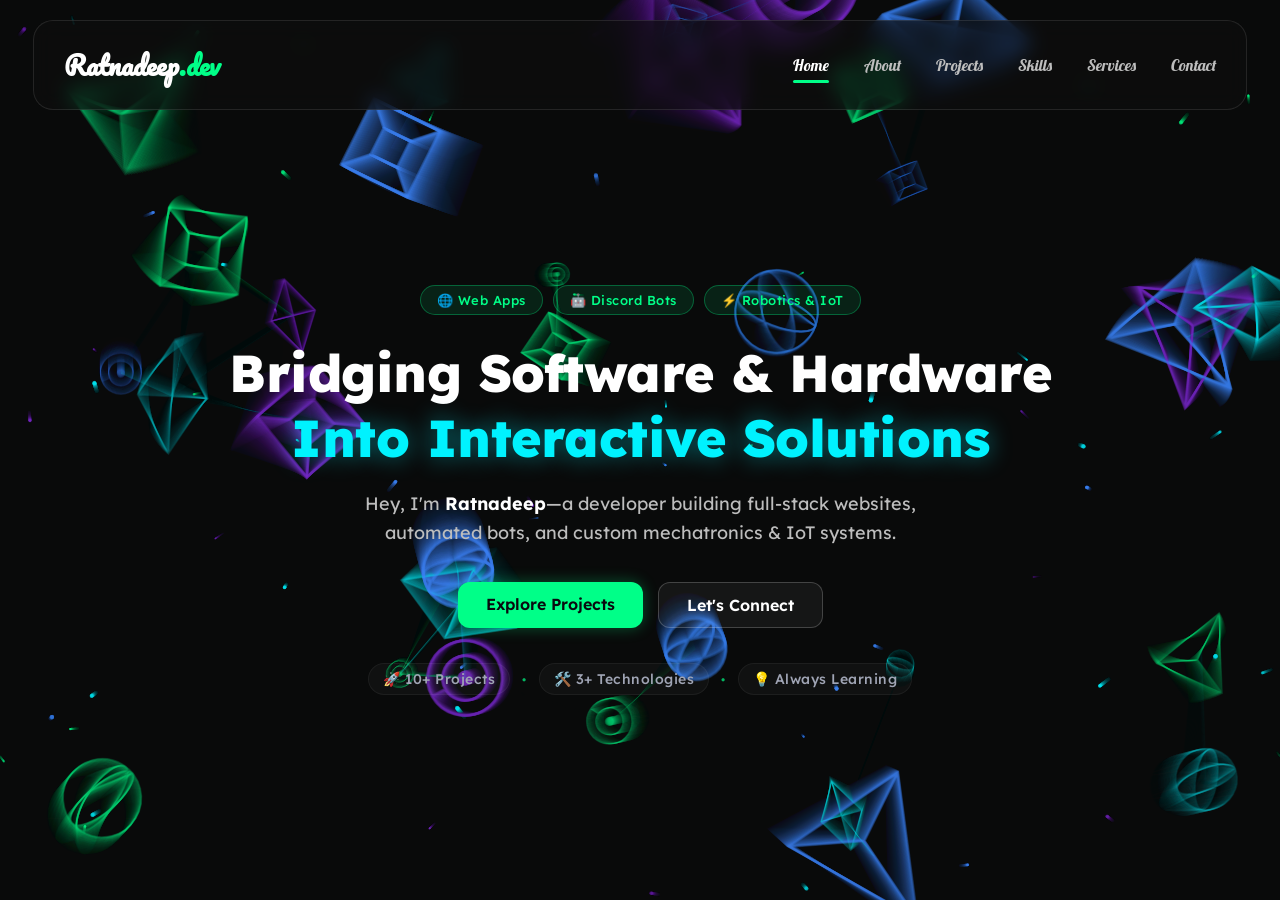
<file: index.html>
<!DOCTYPE html>
<html lang="en">
<head>
    <meta charset="UTF-8">
    <meta name="viewport" content="width=device-width, initial-scale=1.0">
    
    <!-- Google Fonts Preconnect -->
    <link rel="preconnect" href="https://fonts.googleapis.com">
    <link rel="preconnect" href="https://fonts.gstatic.com" crossorigin>

    <!-- Google Fonts Import -->
    <link href="https://fonts.googleapis.com/css2?family=Lexend:wght@100..900&family=Lobster&family=Pacifico&display=swap" rel="stylesheet">
    
    <link rel="stylesheet" href="Home.css">
    <title>Ratnadeep | Portfolio</title>
</head>
<body>
    
    <!-- Matched canvas ID with Home.js -->
    <canvas id="bg-canvas"></canvas>

    <nav class="navbar">
        <div class="nav-container">
            <a href="#home" class="logo">
                Ratnadeep<span>.dev</span>
            </a>

            <ul class="nav-links">
                <li><a href="index.html" class="active">Home</a></li>
                <li><a href="About.html">About</a></li>
                <li><a href="Project.html">Projects</a></li>
                <li><a href="Skills.html">Skills</a></li>
                <li><a href="Services.html">Services</a></li>
                <li><a href="Contact.html   ">Contact</a></li>
            </ul>

            <button class="menu-btn">
                ☰
            </button>
        </div>
    </nav>

   <section id="home" class="hero">
    <div class="hero-content">
        <div class="badge-group">
            <span class="badge">🌐 Web Apps</span>
            <span class="badge">🤖 Discord Bots</span>
            <span class="badge">⚡ Robotics & IoT</span>
        </div>
        
        <h1>Bridging Software & Hardware <br><span>Into Interactive Solutions</span></h1>
        
        <p>
            Hey, I'm <strong>Ratnadeep</strong>—a developer building full-stack websites, 
            automated bots, and custom mechatronics & IoT systems.
        </p>
        
        <div class="hero-btns">
            <a href="Project.html" class="btn primary-btn">Explore Projects</a>
            <a href="Contact.html" class="btn secondary-btn">Let's Connect</a>
        </div>

        <!-- NEW STATUS LINE BELOW BUTTONS -->
        <div class="hero-stats-line">
            <span>🚀 10+ Projects</span>
            <span class="dot">•</span>
            <span>🛠️ 3+ Technologies</span>
            <span class="dot">•</span>
            <span>💡 Always Learning</span>
        </div>
    </div>
</section>
    
    <script src="Home.js" defer></script>
</body>
</html>
</file>
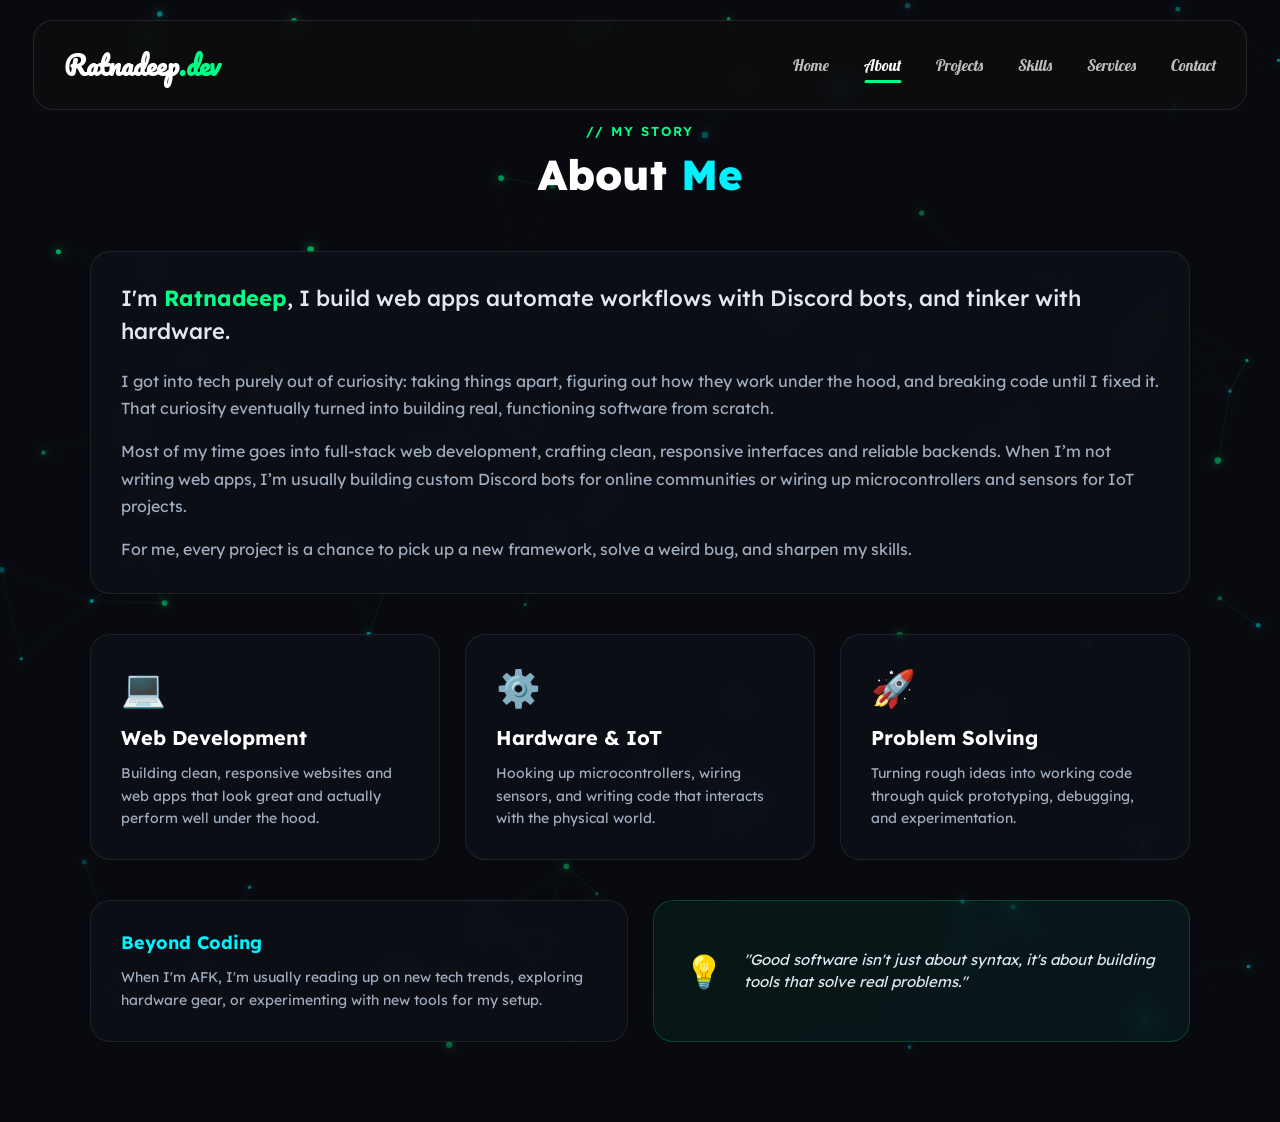
<file: About.html>
<!DOCTYPE html>
<html lang="en">
<head>
    <meta charset="UTF-8">
    <meta name="viewport" content="width=device-width, initial-scale=1.0">
    <title>Ratnadeep | About Me</title>

    <!-- Google Fonts -->
    <link rel="preconnect" href="https://fonts.googleapis.com">
    <link rel="preconnect" href="https://fonts.gstatic.com" crossorigin>
    <link href="https://fonts.googleapis.com/css2?family=Lexend:wght@100..900&family=Lobster&family=Pacifico&display=swap" rel="stylesheet">

    <!-- CSS Files -->
    <link rel="stylesheet" href="Home.css">
    <link rel="stylesheet" href="About.css">
</head>
<body>

    <!-- Glassmorphism Navbar -->
    <nav class="navbar">
        <div class="nav-container">
            <a href="Home.html" class="logo">
                Ratnadeep<span>.dev</span>
            </a>

            <ul class="nav-links">
                <li><a href="index.html">Home</a></li>
                <li><a href="About.html" class="active">About</a></li>
                <li><a href="Project.html">Projects</a></li>
                <li><a href="Skills.html">Skills</a></li>
                <li><a href="Services.html">Services</a></li>
                <li><a href="Contact.html">Contact</a></li>
            </ul>

            <button class="menu-btn">
                ☰
            </button>
        </div>
    </nav>

    <!-- ABOUT SECTION -->
    <section id="about" class="about-section">
        <!-- Canvas for About Page Background -->
        <canvas id="about-bg-canvas"></canvas>

        <div class="about-container">
            
            <!-- Header -->
            <div class="section-header">
                <span class="sub-title">// MY STORY</span>
                <h2>About <span>Me</span></h2>
            </div>

            <!-- Main Bio Card -->
            <div class="about-hero-card glass-panel">
                <h3>I'm <strong>Ratnadeep</strong>, I build web apps automate workflows with Discord bots, and tinker with hardware.</h3>
                <p>
                    I got into tech purely out of curiosity: taking things apart, figuring out how they work under the hood, and breaking code until I fixed it. That curiosity eventually turned into building real, functioning software from scratch.
                </p>
                <p>
                    Most of my time goes into full-stack web development, crafting clean, responsive interfaces and reliable backends. When I’m not writing web apps, I’m usually building custom Discord bots for online communities or wiring up microcontrollers and sensors for IoT projects.
                </p>
                <p>
                    For me, every project is a chance to pick up a new framework, solve a weird bug, and sharpen my skills.
                </p>
            </div>

            <!-- What I Do Grid -->
            <div class="what-i-do-grid">
                <div class="card glass-panel">
                    <div class="card-icon">💻</div>
                    <h4>Web Development</h4>
                    <p>Building clean, responsive websites and web apps that look great and actually perform well under the hood.</p>
                </div>

                <div class="card glass-panel">
                    <div class="card-icon">⚙️</div>
                    <h4>Hardware & IoT</h4>
                    <p>Hooking up microcontrollers, wiring sensors, and writing code that interacts with the physical world.</p>
                </div>

                <div class="card glass-panel">
                    <div class="card-icon">🚀</div>
                    <h4>Problem Solving</h4>
                    <p>Turning rough ideas into working code through quick prototyping, debugging, and experimentation.</p>
                </div>
            </div>

            <!-- Personal Note & Closing Impact Banner -->
            <div class="about-footer-grid">
                <div class="glass-panel personal-box">
                    <h4>Beyond Coding</h4>
                    <p>
                        When I'm AFK, I'm usually reading up on new tech trends, exploring hardware gear, or experimenting with new tools for my setup.
                    </p>
                </div>

                <div class="glass-panel quote-box">
                    <div class="quote-symbol">💡</div>
                    <p class="quote-text">
                        "Good software isn't just about syntax, it's about building tools that solve real problems."
                    </p>
                </div>
            </div>

        </div>
    </section>

    <!-- JavaScript Files -->
    <script src="About.js" defer></script>
</body>
</html>
</file>
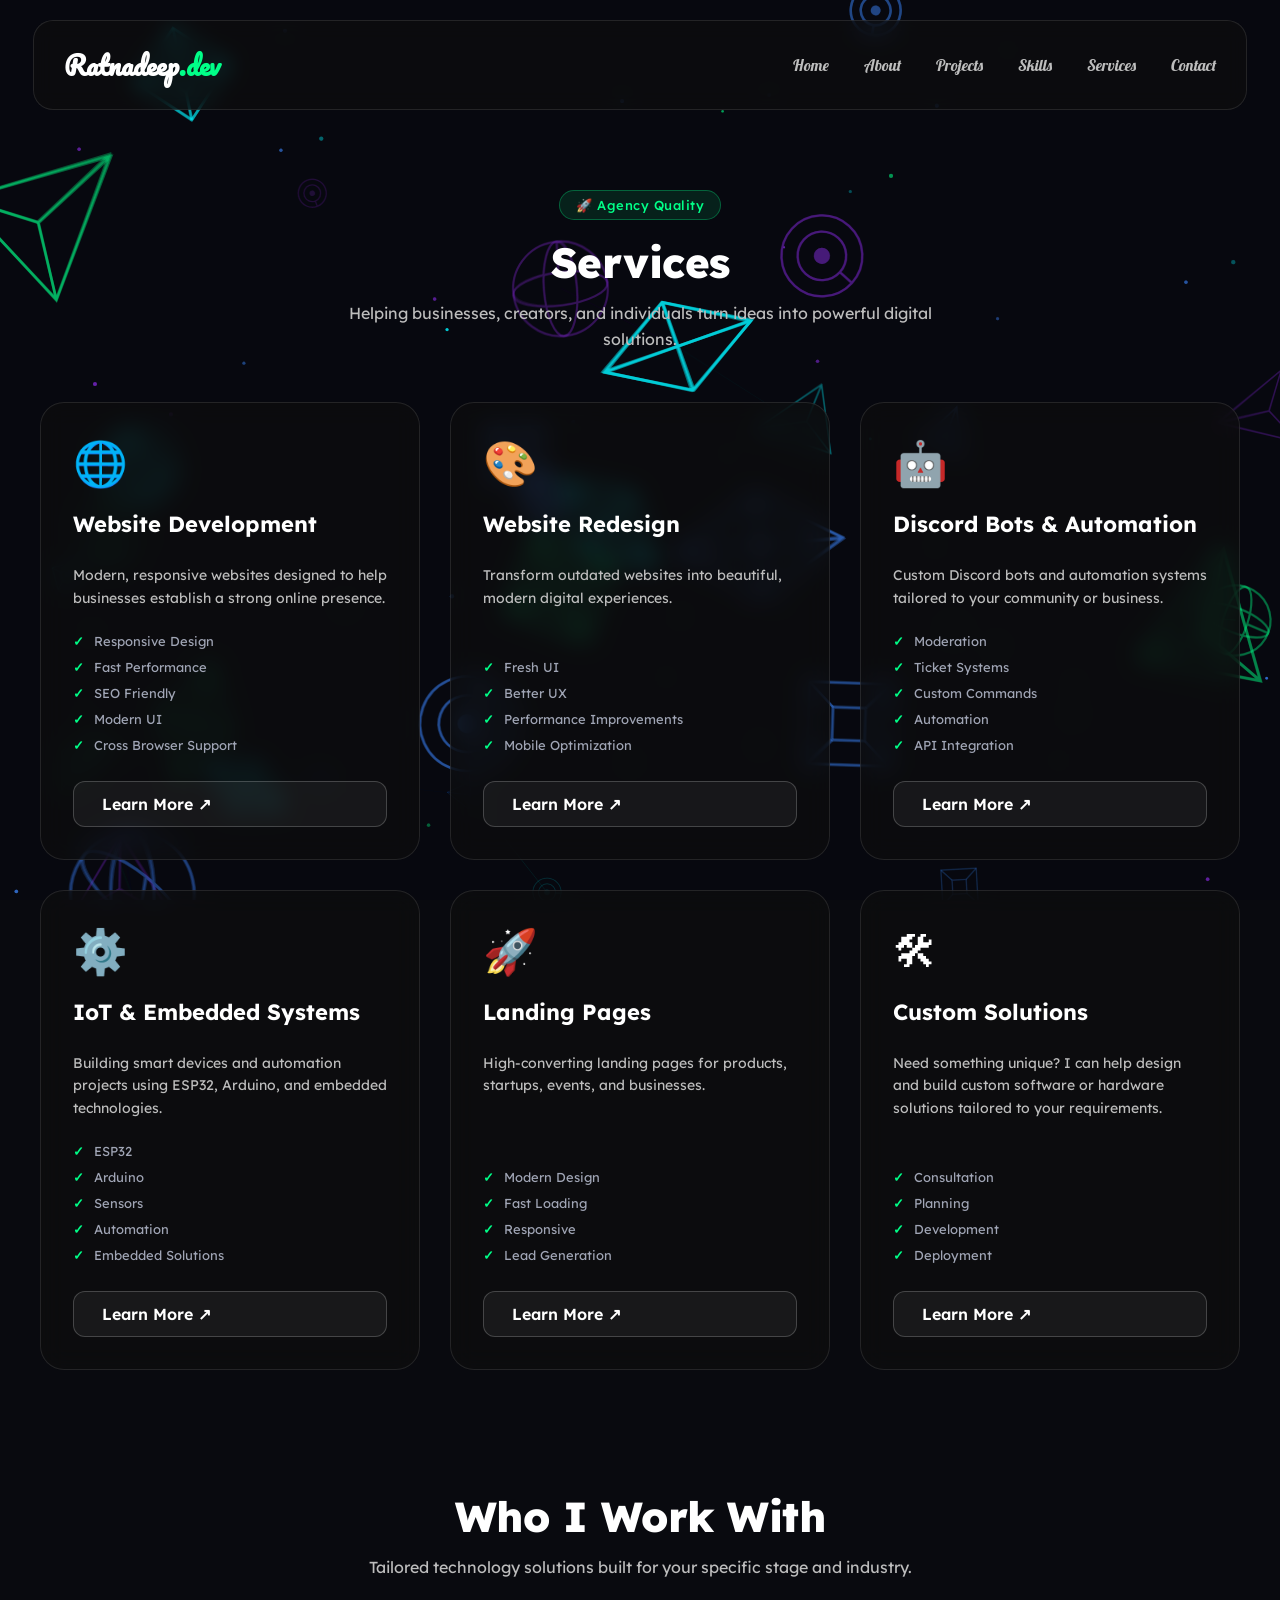
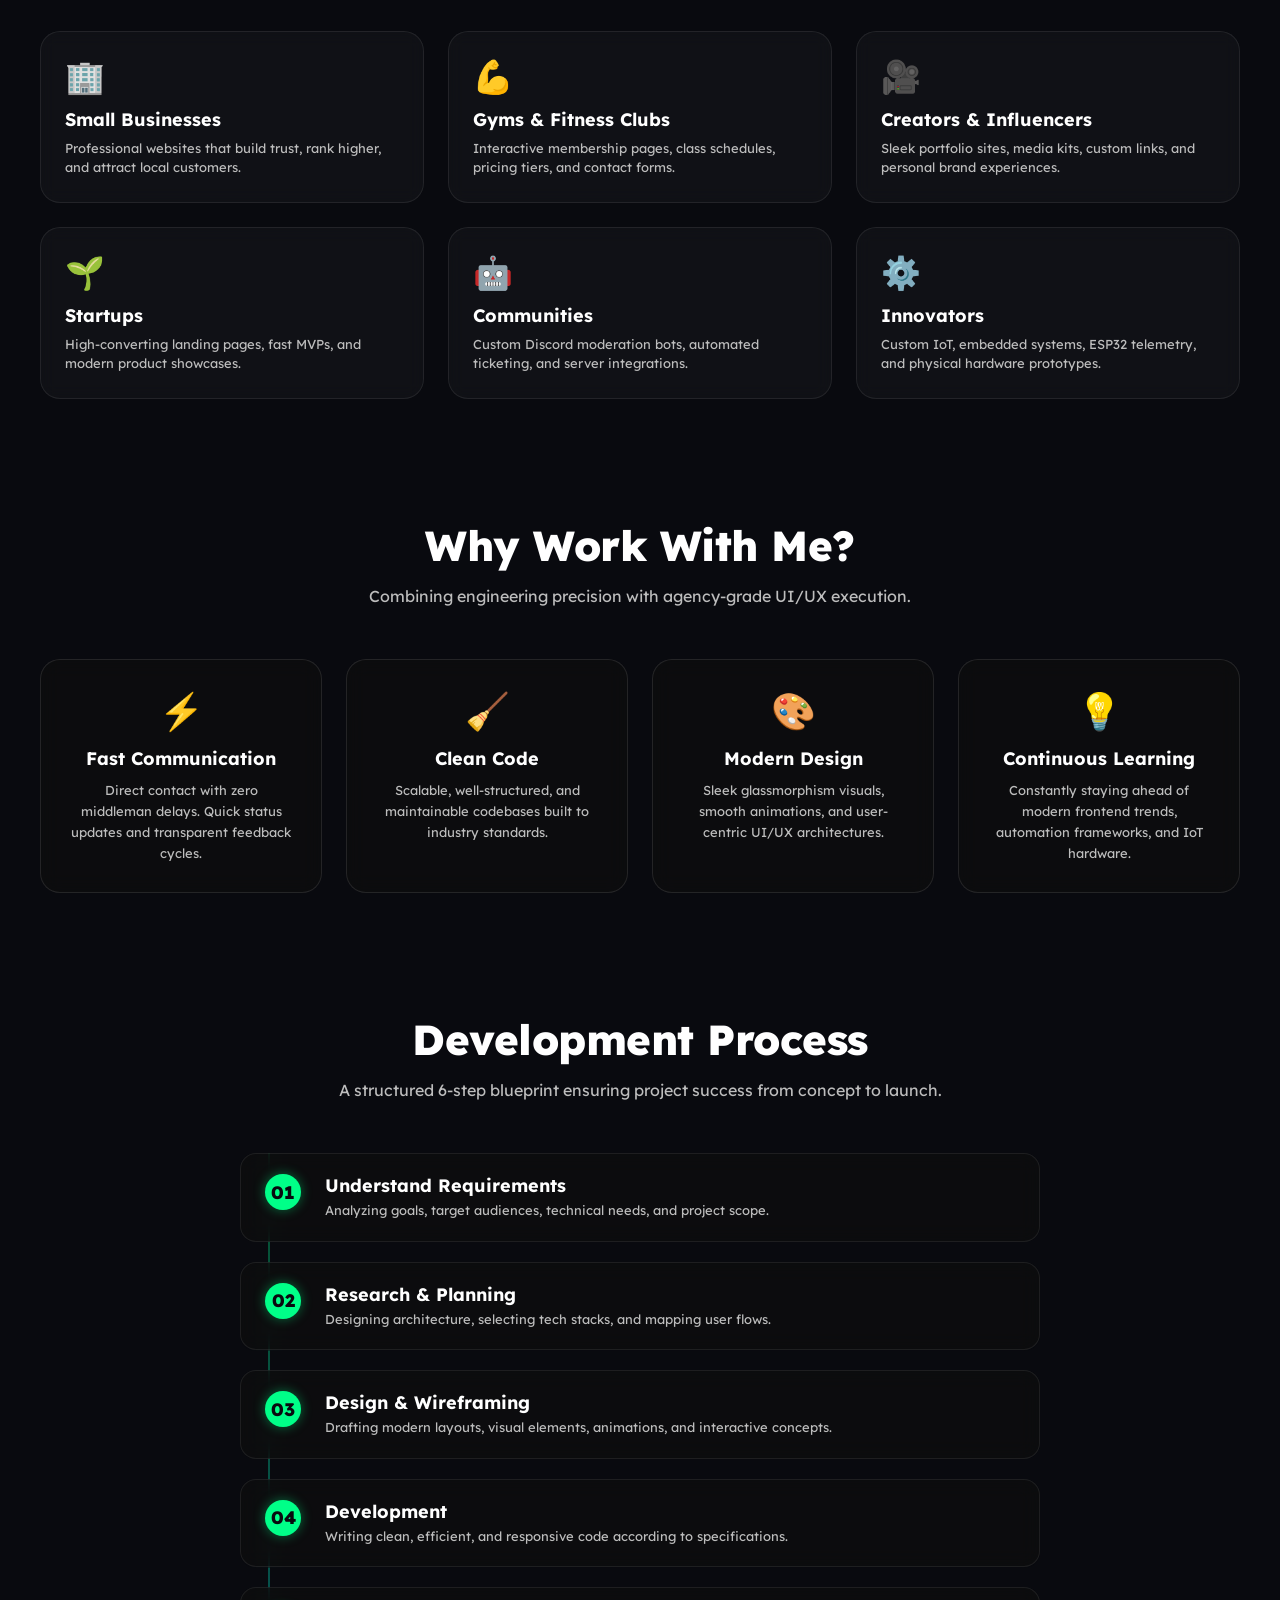
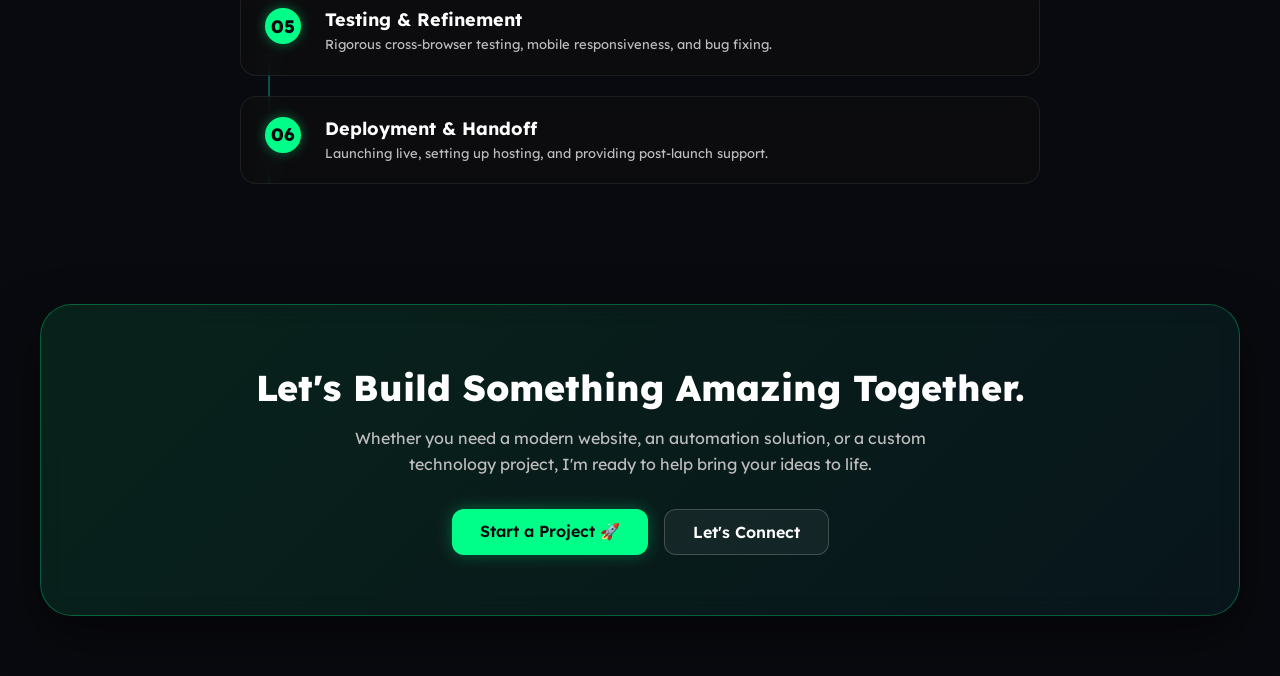
<file: Services.html>
<!DOCTYPE html>
<html lang="en">
<head>
    <meta charset="UTF-8">
    <meta name="viewport" content="width=device-width, initial-scale=1.0">
    
    <!-- Google Fonts Preconnect -->
    <link rel="preconnect" href="https://fonts.googleapis.com">
    <link rel="preconnect" href="https://fonts.gstatic.com" crossorigin>

    <!-- Google Fonts Import -->
    <link href="https://fonts.googleapis.com/css2?family=Lexend:wght@100..900&family=Lobster&family=Pacifico&display=swap" rel="stylesheet">
    
    <!-- Design System Styles -->
    <link rel="stylesheet" href="Home.css">
    <link rel="stylesheet" href="Services.css">
    
    <title>Services & Digital Solutions | Ratnadeep.dev</title>
</head>
<body>
    
    <!-- Reusable Canvas for 3D Geometry Background -->
    <canvas id="bg-canvas"></canvas>

    <!-- Navbar -->
    <nav class="navbar">
        <div class="nav-container">
            <a href="Home.html" class="logo">
                Ratnadeep<span>.dev</span>
            </a>

            <ul class="nav-links">
                <li><a href="index.html">Home</a></li>
                <li><a href="About.html">About</a></li>
                <li><a href="Project.html">Projects</a></li>
                <li><a href="Skills.html">Skills</a></li>
                <li><a href="Services.html" class="active">Services</a></li>
                <li><a href="Contact.html">Contact</a></li>
            </ul>

            <button class="menu-btn">☰</button>
        </div>
    </nav>

    <main class="services-page-wrapper">
        
        <!-- SECTION 1: SERVICES HERO & GRID -->
        <section class="services-section">
            <div class="services-container">
                
                <div class="section-header">
                    <span class="badge">🚀 Agency Quality</span>
                    <h1 class="section-title">Services</h1>
                    <p class="section-subtitle">
                        Helping businesses, creators, and individuals turn ideas into powerful digital solutions.
                    </p>
                </div>

                <!-- Dynamic Target Grid (Rendered by Services.js) -->
                <div class="services-grid" id="services-grid">
                    <!-- Cards injected dynamically -->
                </div>

            </div>
        </section>

        <!-- SECTION 2: WHO I WORK WITH -->
        <section class="target-audience-section">
            <div class="services-container">
                <div class="section-header">
                    <h2 class="section-title">Who I Work With</h2>
                    <p class="section-subtitle">Tailored technology solutions built for your specific stage and industry.</p>
                </div>

                <div class="audience-grid">
                    <div class="audience-card">
                        <span class="audience-icon">🏢</span>
                        <h3>Small Businesses</h3>
                        <p>Professional websites that build trust, rank higher, and attract local customers.</p>
                    </div>

                    <div class="audience-card">
                        <span class="audience-icon">💪</span>
                        <h3>Gyms & Fitness Clubs</h3>
                        <p>Interactive membership pages, class schedules, pricing tiers, and contact forms.</p>
                    </div>

                    <div class="audience-card">
                        <span class="audience-icon">🎥</span>
                        <h3>Creators & Influencers</h3>
                        <p>Sleek portfolio sites, media kits, custom links, and personal brand experiences.</p>
                    </div>

                    <div class="audience-card">
                        <span class="audience-icon">🌱</span>
                        <h3>Startups</h3>
                        <p>High-converting landing pages, fast MVPs, and modern product showcases.</p>
                    </div>

                    <div class="audience-card">
                        <span class="audience-icon">🤖</span>
                        <h3>Communities</h3>
                        <p>Custom Discord moderation bots, automated ticketing, and server integrations.</p>
                    </div>

                    <div class="audience-card">
                        <span class="audience-icon">⚙️</span>
                        <h3>Innovators</h3>
                        <p>Custom IoT, embedded systems, ESP32 telemetry, and physical hardware prototypes.</p>
                    </div>
                </div>
            </div>
        </section>

        <!-- SECTION 3: WHY WORK WITH ME -->
        <section class="why-section">
            <div class="services-container">
                <div class="section-header">
                    <h2 class="section-title">Why Work With Me?</h2>
                    <p class="section-subtitle">Combining engineering precision with agency-grade UI/UX execution.</p>
                </div>

                <div class="why-grid">
                    <div class="why-card">
                        <div class="why-icon">⚡</div>
                        <h3>Fast Communication</h3>
                        <p>Direct contact with zero middleman delays. Quick status updates and transparent feedback cycles.</p>
                    </div>

                    <div class="why-card">
                        <div class="why-icon">🧹</div>
                        <h3>Clean Code</h3>
                        <p>Scalable, well-structured, and maintainable codebases built to industry standards.</p>
                    </div>

                    <div class="why-card">
                        <div class="why-icon">🎨</div>
                        <h3>Modern Design</h3>
                        <p>Sleek glassmorphism visuals, smooth animations, and user-centric UI/UX architectures.</p>
                    </div>

                    <div class="why-card">
                        <div class="why-icon">💡</div>
                        <h3>Continuous Learning</h3>
                        <p>Constantly staying ahead of modern frontend trends, automation frameworks, and IoT hardware.</p>
                    </div>
                </div>
            </div>
        </section>

        <!-- SECTION 4: DEVELOPMENT PROCESS TIMELINE -->
        <section class="process-section">
            <div class="services-container">
                <div class="section-header">
                    <h2 class="section-title">Development Process</h2>
                    <p class="section-subtitle">A structured 6-step blueprint ensuring project success from concept to launch.</p>
                </div>

                <div class="timeline">
                    <div class="timeline-step">
                        <div class="step-number">01</div>
                        <div class="step-content">
                            <h3>Understand Requirements</h3>
                            <p>Analyzing goals, target audiences, technical needs, and project scope.</p>
                        </div>
                    </div>

                    <div class="timeline-step">
                        <div class="step-number">02</div>
                        <div class="step-content">
                            <h3>Research & Planning</h3>
                            <p>Designing architecture, selecting tech stacks, and mapping user flows.</p>
                        </div>
                    </div>

                    <div class="timeline-step">
                        <div class="step-number">03</div>
                        <div class="step-content">
                            <h3>Design & Wireframing</h3>
                            <p>Drafting modern layouts, visual elements, animations, and interactive concepts.</p>
                        </div>
                    </div>

                    <div class="timeline-step">
                        <div class="step-number">04</div>
                        <div class="step-content">
                            <h3>Development</h3>
                            <p>Writing clean, efficient, and responsive code according to specifications.</p>
                        </div>
                    </div>

                    <div class="timeline-step">
                        <div class="step-number">05</div>
                        <div class="step-content">
                            <h3>Testing & Refinement</h3>
                            <p>Rigorous cross-browser testing, mobile responsiveness, and bug fixing.</p>
                        </div>
                    </div>

                    <div class="timeline-step">
                        <div class="step-number">06</div>
                        <div class="step-content">
                            <h3>Deployment & Handoff</h3>
                            <p>Launching live, setting up hosting, and providing post-launch support.</p>
                        </div>
                    </div>
                </div>
            </div>
        </section>

        <!-- SECTION 5: FINAL CTA -->
        <section class="cta-section">
            <div class="services-container">
                <div class="cta-card">
                    <h2>Let's Build Something Amazing Together.</h2>
                    <p>
                        Whether you need a modern website, an automation solution, or a custom technology project, 
                        I'm ready to help bring your ideas to life.
                    </p>
                    <div class="cta-buttons">
                        <a href="Contact.html" class="btn primary-btn magnetic-btn">Start a Project 🚀</a>
                        <a href="Contact.html" class="btn secondary-btn magnetic-btn">Let's Connect</a>
                    </div>
                </div>
            </div>
        </section>

    </main>

    <!-- Background Particle Script -->
    <script src="Home.js"></script>
    <!-- Services Engine Script -->
    <script src="Services.js"></script>
</body>
</html>
</file>
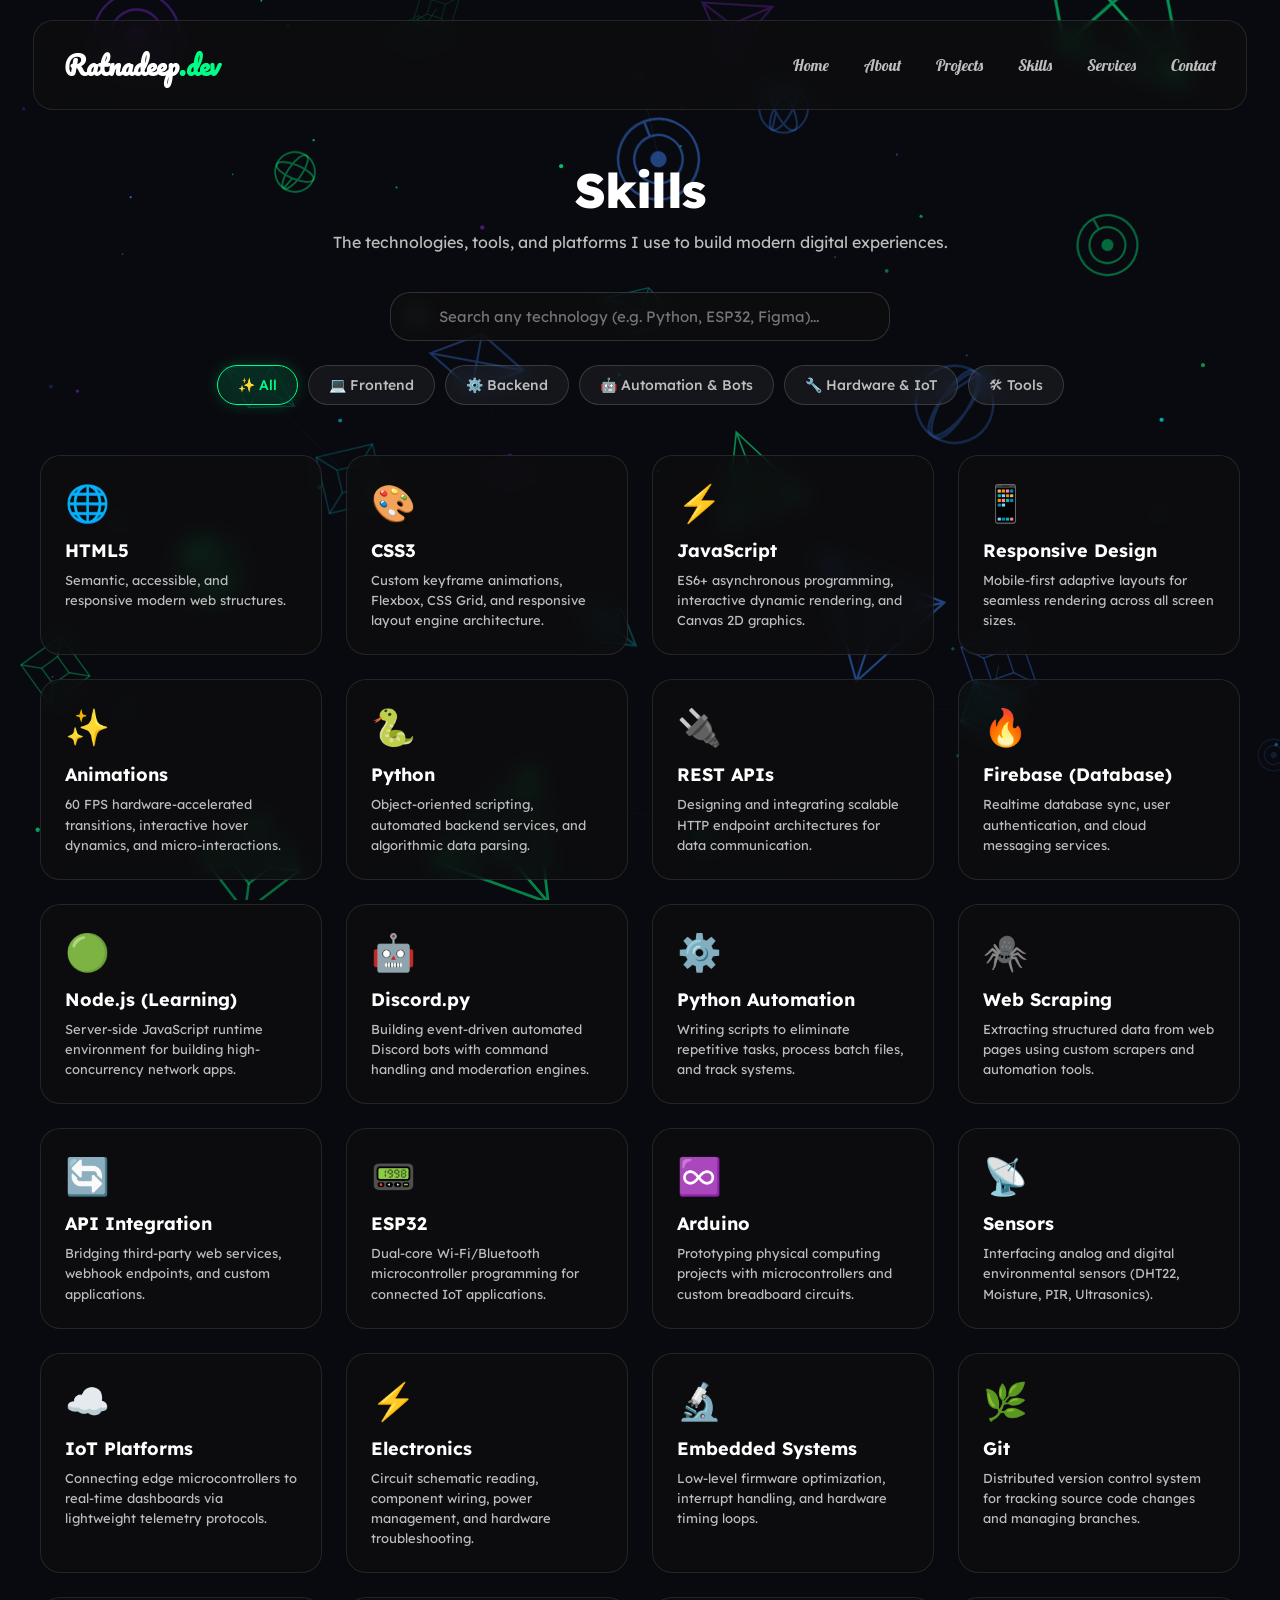
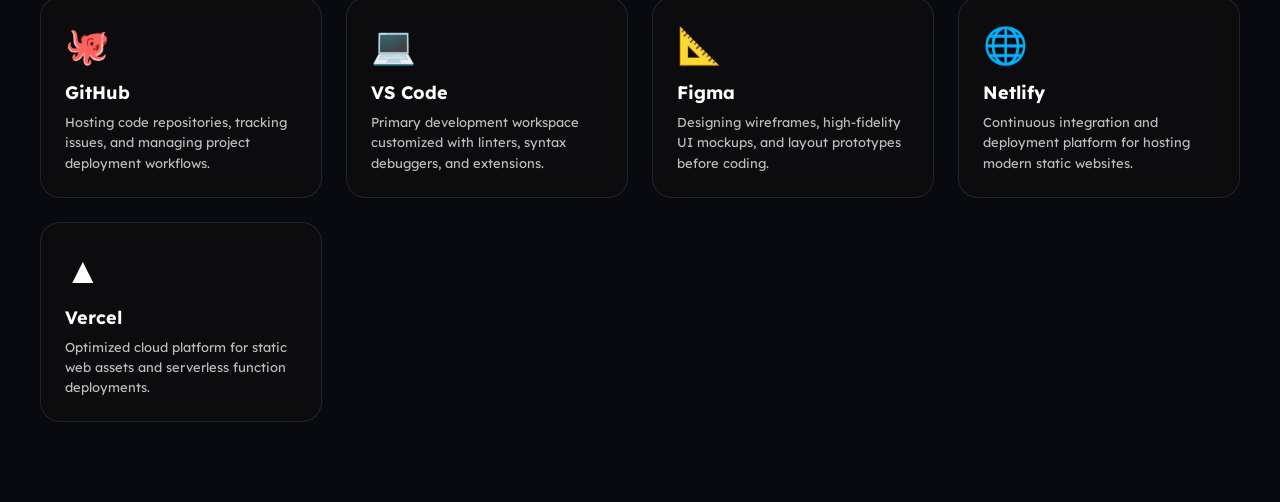
<file: Skills.html>
<!DOCTYPE html>
<html lang="en">
<head>
    <meta charset="UTF-8">
    <meta name="viewport" content="width=device-width, initial-scale=1.0">
    
    <!-- Google Fonts Preconnect -->
    <link rel="preconnect" href="https://fonts.googleapis.com">
    <link rel="preconnect" href="https://fonts.gstatic.com" crossorigin>

    <!-- Google Fonts Import -->
    <link href="https://fonts.googleapis.com/css2?family=Lexend:wght@100..900&family=Lobster&family=Pacifico&display=swap" rel="stylesheet">
    
    <!-- Design System Styles -->
    <link rel="stylesheet" href="Home.css">
    <link rel="stylesheet" href="Skills.css">
    
    <title>Skills & Tech Stack | Ratnadeep.dev</title>
</head>
<body>
    
    <!-- Reusable Animated Background Canvas -->
    <canvas id="bg-canvas"></canvas>

    <!-- Fixed Glassmorphism Navbar -->
    <nav class="navbar">
        <div class="nav-container">
            <a href="Home.html" class="logo">
                Ratnadeep<span>.dev</span>
            </a>

            <ul class="nav-links">
                <li><a href="index.html">Home</a></li>
                <li><a href="About.html">About</a></li>
                <li><a href="Project.html">Projects</a></li>
                <li><a href="Skills.html" class="active">Skills</a></li>
                <li><a href="Services.html">Services</a></li>
                <li><a href="Contact.html">Contact</a></li>
            </ul>

            <button class="menu-btn">☰</button>
        </div>
    </nav>

    <!-- Main Dashboard Section -->
    <main class="skills-page-wrapper">
        <section class="skills-section">
            <div class="skills-container">
                
                <!-- Section Header -->
                <div class="section-header">
                    <h1 class="section-title">Skills</h1>
                    <p class="section-subtitle">
                        The technologies, tools, and platforms I use to build modern digital experiences.
                    </p>
                </div>

                <!-- Interactive Dashboard Controls: Search Bar & Filters -->
                <div class="dashboard-controls">
                    <div class="search-box">
                        <span class="search-icon">🔍</span>
                        <input type="text" id="skill-search" placeholder="Search any technology (e.g. Python, ESP32, Figma)..." autocomplete="off" />
                    </div>

                    <div class="filter-container">
                        <button class="filter-btn active" data-filter="all">✨ All</button>
                        <button class="filter-btn" data-filter="frontend">💻 Frontend</button>
                        <button class="filter-btn" data-filter="backend">⚙️ Backend</button>
                        <button class="filter-btn" data-filter="bots">🤖 Automation & Bots</button>
                        <button class="filter-btn" data-filter="hardware">🔧 Hardware & IoT</button>
                        <button class="filter-btn" data-filter="tools">🛠 Tools</button>
                    </div>
                </div>

                <!-- Dynamic Grid Render Target -->
                <div class="skills-grid" id="skills-grid">
                    <!-- Cards dynamically rendered by Skills.js -->
                </div>

                <!-- Empty Search Fallback State -->
                <div class="no-results hide" id="no-results">
                    <p>No matching technology found. Try searching for something else!</p>
                </div>

            </div>
        </section>
    </main>

    <!-- Modal Popup for Skill Deep Dive -->
    <div class="modal-overlay hide" id="skill-modal">
        <div class="modal-card">
            <button class="modal-close" id="modal-close-btn">&times;</button>
            <div class="modal-header">
                <span class="modal-icon" id="modal-icon">💻</span>
                <div>
                    <h2 class="modal-title" id="modal-title">Skill Title</h2>
                    <span class="modal-category" id="modal-category">Category</span>
                </div>
            </div>
            
            <p class="modal-description" id="modal-description">Detailed description goes here.</p>
            
            <div class="modal-section">
                <h4>Experience Level</h4>
                <p id="modal-experience">2+ Years</p>
            </div>

            <div class="modal-section">
                <h4>Used in Projects</h4>
                <div class="modal-tags" id="modal-projects">
                    <!-- Dynamic project tags -->
                </div>
            </div>

            <div class="modal-section">
                <h4>Related Technologies</h4>
                <div class="modal-tags" id="modal-related">
                    <!-- Dynamic tech tags -->
                </div>
            </div>
        </div>
    </div>

    <!-- Background Animation Script -->
    <script src="Home.js"></script>
    <!-- Skills Engine Script -->
    <script src="Skills.js"></script>
</body>
</html>
</file>
<file: Home.css>
@import url('https://fonts.googleapis.com/css2?family=Lobster&family=Pacifico&display=swap');

html {
    scroll-behavior: smooth;
}

body {
    margin: 0;
    background: #090a0f;
    overflow-x: hidden;
    min-height: 100vh;
}

/* Background Canvas styling */
#bg-canvas, #particle-canvas {
    position: fixed;
    top: 0;
    left: 0;
    width: 100vw;
    height: 100vh;
    z-index: -1;
    pointer-events: none;
    overflow: hidden;
}

/* Glassmorphism Navbar */
.navbar {
    position: fixed;
    top: 20px;
    left: 50%;
    transform: translateX(-50%);
    width: 90%;
    max-width: 1200px;
    padding: 18px 30px;

    background: rgba(15, 15, 15, 0.65);
    backdrop-filter: blur(10px);
    -webkit-backdrop-filter: blur(10px);

    border: 1px solid rgba(255, 255, 255, 0.1);
    border-radius: 20px;

    z-index: 1000;
    animation: navbarDrop 0.8s ease;
}

@keyframes navbarDrop {
    from {
        opacity: 0;
        transform: translate(-50%, -40px);
    }
    to {
        opacity: 1;
        transform: translate(-50%, 0);
    }
}

.nav-container {
    display: flex;
    align-items: center;
    justify-content: space-between;
}

/* Logo */
.logo {
    font-size: 26px;
    font-weight: 800;
    text-decoration: none;
    color: white;
    font-family: 'Pacifico', cursive, sans-serif;
    transition: 0.3s;
}

.logo span {
    color: #00ff88;
}

.logo:hover {
    transform: scale(1.08);
    text-shadow: 0 0 20px #00ff88;
}

/* Links */
.nav-links {
    display: flex;
    gap: 35px;
    list-style: none;
    font-family: 'Lobster', cursive, sans-serif;
}

.nav-links a {
    color: #bdbdbd;
    text-decoration: none;
    font-size: 16px;
    font-weight: 500;
    position: relative;
    transition: color .3s, transform .3s;
}

.nav-links a:hover {
    color: white;
    transform: translateY(-3px);
}

.nav-links a::before {
    content: "";
    position: absolute;
    bottom: -8px;
    left: 50%;
    width: 0;
    height: 3px;
    background: #00ff88;
    border-radius: 10px;
    transform: translateX(-50%);
    transition: .35s;
}

.nav-links a:hover::before,
.nav-links a.active::before {
    width: 100%;
}

.nav-links a.active {
    color: white;
}

/* Mobile Menu Button */
.menu-btn {
    display: none;
    background: none;
    border: none;
    color: white;
    font-size: 28px;
}

/* ==========================================
   HERO SECTION STYLES (FIXES THE COLLAPSE)
   ========================================== */
.hero {
    min-height: 100vh;
    display: flex;
    align-items: center;
    justify-content: center;
    text-align: center;
    padding: 120px 20px 40px;
    color: white;
    font-family: 'Lexend', sans-serif;
    box-sizing: border-box;
}

.hero-content {
    max-width: 850px;
    z-index: 1;
}

.badge-group {
    display: flex;
    gap: 10px;
    justify-content: center;
    flex-wrap: wrap;
    margin-bottom: 25px;
}

.badge {
    background: rgba(0, 255, 136, 0.1);
    color: #00ff88;
    border: 1px solid rgba(0, 255, 136, 0.3);
    padding: 6px 16px;
    border-radius: 20px;
    font-size: 13px;
    letter-spacing: 0.5px;
    font-weight: 500;
}

.hero h1 {
    font-size: 52px;
    font-weight: 800;
    margin: 0 0 20px;
    line-height: 1.25;
    letter-spacing: -0.5px;
}

.hero h1 span {
    color: #00f2fe;
    text-shadow: 0 0 25px rgba(0, 242, 254, 0.45);
}

.hero p {
    font-size: 18px;
    color: #bdbdbd;
    margin: 0 auto 35px;
    max-width: 650px;
    line-height: 1.6;
}

.hero p strong {
    color: #ffffff;
}

.hero-btns {
    display: flex;
    gap: 15px;
    justify-content: center;
}

.btn {
    padding: 12px 28px;
    border-radius: 12px;
    font-size: 16px;
    font-weight: 600;
    text-decoration: none;
    transition: 0.3s ease;
}

.primary-btn {
    background: #00ff88;
    color: #090a0f;
    box-shadow: 0 0 15px rgba(0, 255, 136, 0.3);
}

.primary-btn:hover {
    box-shadow: 0 0 25px rgba(0, 255, 136, 0.6);
    transform: translateY(-2px);
}

.secondary-btn {
    border: 1px solid rgba(255, 255, 255, 0.2);
    color: white;
    background: rgba(255, 255, 255, 0.05);
}

.secondary-btn:hover {
    background: rgba(255, 255, 255, 0.15);
    border-color: rgba(255, 255, 255, 0.4);
    transform: translateY(-2px);
}
/* Hero Status Line Below Buttons */
.hero-stats-line {
    margin-top: 35px;
    display: flex;
    align-items: center;
    justify-content: center;
    gap: 12px;
    flex-wrap: wrap;
    font-size: 14px;
    color: #a0a5b5;
    font-weight: 500;
    letter-spacing: 0.5px;
}

.hero-stats-line .dot {
    color: #00ff88;
    font-size: 12px;
    opacity: 0.7;
}

.hero-stats-line span:not(.dot) {
    background: rgba(255, 255, 255, 0.03);
    padding: 6px 14px;
    border-radius: 20px;
    border: 1px solid rgba(255, 255, 255, 0.05);
    transition: 0.3s ease;
}

.hero-stats-line span:not(.dot):hover {
    color: #ffffff;
    border-color: rgba(0, 255, 136, 0.3);
    background: rgba(0, 255, 136, 0.05);
}
</file>
<file: About.css>
/* ==========================================
   ABOUT SECTION & NEURAL MATRIX BACKGROUND
   ========================================== */
.about-section {
    position: relative;
    padding: 120px 20px 80px;
    min-height: 100vh;
    color: #ffffff;
    font-family: 'Lexend', sans-serif;
    box-sizing: border-box;
    overflow: hidden;
}

#about-bg-canvas {
    position: absolute;
    top: 0;
    left: 0;
    width: 100%;
    height: 100%;
    z-index: 0;
    pointer-events: none;
}

.about-container {
    position: relative;
    z-index: 1;
    max-width: 1100px;
    margin: 0 auto;
}

/* Glassmorphism Panel Base */
.glass-panel {
    background: rgba(15, 17, 26, 0.65);
    backdrop-filter: blur(12px);
    -webkit-backdrop-filter: blur(12px);
    border: 1px solid rgba(255, 255, 255, 0.08);
    border-radius: 20px;
    padding: 30px;
    transition: transform 0.3s ease, border-color 0.3s ease, box-shadow 0.3s ease;
}

.glass-panel:hover {
    border-color: rgba(0, 255, 136, 0.3);
    box-shadow: 0 10px 30px rgba(0, 0, 0, 0.5);
}

/* Section Header */
.section-header {
    text-align: center;
    margin-bottom: 50px;
}

.sub-title {
    color: #00ff88;
    font-size: 13px;
    letter-spacing: 2px;
    font-weight: 600;
}

.section-header h2 {
    font-size: 42px;
    font-weight: 800;
    margin: 8px 0 0;
}

.section-header h2 span {
    color: #00f2fe;
}

/* Main Bio Card */
.about-hero-card {
    margin-bottom: 40px;
}

.about-hero-card h3 {
    font-size: 22px;
    font-weight: 500;
    line-height: 1.5;
    color: #e2e8f0;
    margin-top: 0;
    margin-bottom: 20px;
}

.about-hero-card h3 strong {
    color: #00ff88;
}

.about-hero-card p {
    color: #a0aec0;
    font-size: 16px;
    line-height: 1.7;
    margin-bottom: 15px;
}

.about-hero-card p:last-child {
    margin-bottom: 0;
}

/* What I Do Grid */
.what-i-do-grid {
    display: grid;
    grid-template-columns: repeat(auto-fit, minmax(300px, 1fr));
    gap: 25px;
    margin-bottom: 40px;
}

.what-i-do-grid .card {
    display: flex;
    flex-direction: column;
}

.what-i-do-grid .card:hover {
    transform: translateY(-5px);
}

.card-icon {
    font-size: 36px;
    margin-bottom: 15px;
}

.what-i-do-grid h4 {
    font-size: 20px;
    margin: 0 0 12px;
    color: #ffffff;
}

.what-i-do-grid p {
    color: #a0aec0;
    font-size: 14px;
    line-height: 1.6;
    margin: 0;
}

/* Footer Cards Grid */
.about-footer-grid {
    display: grid;
    grid-template-columns: 1fr 1fr;
    gap: 25px;
}

@media (max-width: 768px) {
    .about-footer-grid {
        grid-template-columns: 1fr;
    }
}

.personal-box h4 {
    margin: 0 0 12px;
    font-size: 18px;
    color: #00f2fe;
}

.personal-box p {
    color: #a0aec0;
    font-size: 14px;
    line-height: 1.6;
    margin: 0;
}

.quote-box {
    display: flex;
    align-items: center;
    gap: 20px;
    background: linear-gradient(135deg, rgba(0, 255, 136, 0.05) 0%, rgba(0, 242, 254, 0.05) 100%);
    border: 1px solid rgba(0, 255, 136, 0.2);
}

.quote-symbol {
    font-size: 32px;
}

.quote-text {
    font-size: 15px;
    font-style: italic;
    color: #e2e8f0;
    margin: 0;
    line-height: 1.5;
}
</file>
<file: Services.css>
/* ==========================================
   SERVICES PAGE DEDICATED STYLES
   ========================================== */

.services-page-wrapper {
    padding-top: 130px;
    min-height: 100vh;
    box-sizing: border-box;
}

.services-section, 
.target-audience-section, 
.why-section, 
.process-section, 
.cta-section {
    padding: 60px 20px;
    color: #ffffff;
    font-family: 'Lexend', sans-serif;
    position: relative;
    z-index: 1;
}

.services-container {
    max-width: 1200px;
    margin: 0 auto;
}

/* Header Elements */
.section-header {
    text-align: center;
    margin-bottom: 50px;
}

.section-header .badge {
    display: inline-block;
    background: rgba(0, 255, 136, 0.1);
    color: #00ff88;
    border: 1px solid rgba(0, 255, 136, 0.3);
    padding: 6px 16px;
    border-radius: 20px;
    font-size: 13px;
    font-weight: 500;
    margin-bottom: 16px;
}

.section-title {
    font-size: 42px;
    font-weight: 800;
    margin: 0 0 12px;
    letter-spacing: -0.5px;
}

.section-subtitle {
    font-size: 16px;
    color: #bdbdbd;
    max-width: 650px;
    margin: 0 auto;
    line-height: 1.6;
}

/* --- SERVICES GRID & CARDS --- */
.services-grid {
    display: grid;
    grid-template-columns: repeat(auto-fill, minmax(340px, 1fr));
    gap: 30px;
    perspective: 1000px;
}

.service-card {
    background: rgba(15, 15, 15, 0.65);
    backdrop-filter: blur(12px);
    -webkit-backdrop-filter: blur(12px);
    border: 1px solid rgba(255, 255, 255, 0.1);
    border-radius: 24px;
    padding: 32px;
    display: flex;
    flex-direction: column;
    position: relative;
    overflow: hidden;
    transform-style: preserve-3d;
    transition: transform 0.15s ease-out, border-color 0.4s ease, box-shadow 0.4s ease;
}

.service-card::before {
    content: '';
    position: absolute;
    top: -50%;
    left: -50%;
    width: 200%;
    height: 200%;
    background: radial-gradient(circle, rgba(0, 255, 136, 0.1) 0%, transparent 70%);
    opacity: 0;
    transition: opacity 0.4s ease;
    pointer-events: none;
}

.service-card:hover {
    border-color: rgba(0, 255, 136, 0.4);
    box-shadow: 0 16px 40px rgba(0, 0, 0, 0.6), 0 0 30px rgba(0, 255, 136, 0.15);
}

.service-card:hover::before {
    opacity: 1;
}

.service-icon {
    font-size: 44px;
    margin-bottom: 20px;
    display: inline-block;
    transition: transform 0.4s cubic-bezier(0.175, 0.885, 0.32, 1.275);
}

.service-card:hover .service-icon {
    transform: translateZ(25px) scale(1.15) rotate(5deg);
}

.service-title {
    font-size: 22px;
    font-weight: 700;
    margin: 0 0 12px;
    color: #ffffff;
    transform: translateZ(10px);
}

.service-description {
    font-size: 14px;
    color: #bdbdbd;
    line-height: 1.6;
    margin-bottom: 24px;
    transform: translateZ(5px);
}

.service-features {
    list-style: none;
    padding: 0;
    margin: 0 0 28px;
    display: flex;
    flex-direction: column;
    gap: 10px;
    margin-top: auto;
}

.service-features li {
    font-size: 13px;
    color: #a0a5b5;
    display: flex;
    align-items: center;
    gap: 10px;
}

.service-features li::before {
    content: "✓";
    color: #00ff88;
    font-weight: bold;
}

/* --- WHO I WORK WITH SECTION --- */
.audience-grid {
    display: grid;
    grid-template-columns: repeat(auto-fill, minmax(320px, 1fr));
    gap: 24px;
}

.audience-card {
    background: rgba(255, 255, 255, 0.03);
    border: 1px solid rgba(255, 255, 255, 0.08);
    border-radius: 20px;
    padding: 24px;
    backdrop-filter: blur(8px);
    transition: all 0.3s ease;
}

.audience-card:hover {
    background: rgba(0, 255, 136, 0.05);
    border-color: rgba(0, 255, 136, 0.3);
    transform: translateY(-5px);
}

.audience-icon {
    font-size: 32px;
    margin-bottom: 12px;
    display: block;
}

.audience-card h3 {
    font-size: 18px;
    margin: 0 0 8px;
    color: #ffffff;
}

.audience-card p {
    font-size: 13px;
    color: #bdbdbd;
    margin: 0;
    line-height: 1.5;
}

/* --- WHY WORK WITH ME SECTION --- */
.why-grid {
    display: grid;
    grid-template-columns: repeat(auto-fill, minmax(250px, 1fr));
    gap: 24px;
}

.why-card {
    background: rgba(15, 15, 15, 0.65);
    border: 1px solid rgba(255, 255, 255, 0.1);
    border-radius: 20px;
    padding: 28px;
    text-align: center;
    backdrop-filter: blur(10px);
    transition: 0.3s ease;
}

.why-card:hover {
    border-color: #00f2fe;
    box-shadow: 0 0 20px rgba(0, 242, 254, 0.15);
    transform: translateY(-5px);
}

.why-icon {
    font-size: 36px;
    margin-bottom: 14px;
}

.why-card h3 {
    font-size: 18px;
    margin: 0 0 10px;
    color: #ffffff;
}

.why-card p {
    font-size: 13px;
    color: #bdbdbd;
    line-height: 1.6;
    margin: 0;
}

/* --- TIMELINE SECTION --- */
.timeline {
    display: flex;
    flex-direction: column;
    gap: 20px;
    max-width: 800px;
    margin: 0 auto;
    position: relative;
}

.timeline::before {
    content: '';
    position: absolute;
    left: 28px;
    top: 0;
    bottom: 0;
    width: 2px;
    background: linear-gradient(180deg, #00ff88 0%, #00f2fe 100%);
    opacity: 0.3;
}

.timeline-step {
    display: flex;
    align-items: flex-start;
    gap: 24px;
    background: rgba(15, 15, 15, 0.65);
    border: 1px solid rgba(255, 255, 255, 0.08);
    padding: 20px 24px;
    border-radius: 16px;
    backdrop-filter: blur(10px);
    transition: 0.3s ease;
    position: relative;
    z-index: 1;
}

.timeline-step:hover {
    border-color: rgba(0, 255, 136, 0.4);
    transform: translateX(8px);
}

.step-number {
    font-size: 18px;
    font-weight: 800;
    color: #090a0f;
    background: #00ff88;
    width: 36px;
    height: 36px;
    border-radius: 50%;
    display: flex;
    align-items: center;
    justify-content: center;
    flex-shrink: 0;
    box-shadow: 0 0 12px rgba(0, 255, 136, 0.4);
}

.step-content h3 {
    font-size: 18px;
    margin: 0 0 4px;
    color: #ffffff;
}

.step-content p {
    font-size: 13px;
    color: #bdbdbd;
    margin: 0;
    line-height: 1.5;
}

/* --- CTA SECTION --- */
.cta-card {
    background: linear-gradient(135deg, rgba(0, 255, 136, 0.1) 0%, rgba(0, 242, 254, 0.05) 100%);
    border: 1px solid rgba(0, 255, 136, 0.3);
    border-radius: 32px;
    padding: 60px 40px;
    text-align: center;
    backdrop-filter: blur(12px);
    box-shadow: 0 20px 50px rgba(0, 0, 0, 0.5);
}

.cta-card h2 {
    font-size: 36px;
    font-weight: 800;
    margin: 0 0 16px;
    color: #ffffff;
}

.cta-card p {
    font-size: 16px;
    color: #bdbdbd;
    max-width: 600px;
    margin: 0 auto 32px;
    line-height: 1.6;
}

.cta-buttons {
    display: flex;
    gap: 16px;
    justify-content: center;
    flex-wrap: wrap;
}

.magnetic-btn {
    transition: transform 0.2s cubic-bezier(0.25, 0.46, 0.45, 0.94);
}

@media (max-width: 768px) {
    .section-title {
        font-size: 32px;
    }
    .cta-card h2 {
        font-size: 26px;
    }
    .timeline::before {
        left: 20px;
    }
}
</file>
<file: Skills.css>
/* ==========================================
   SKILLS DASHBOARD PAGE STYLES
   ========================================== */

.skills-page-wrapper {
    padding-top: 140px;
    min-height: 100vh;
    box-sizing: border-box;
}

.skills-section {
    padding: 20px 20px 80px;
    color: #ffffff;
    font-family: 'Lexend', sans-serif;
    position: relative;
    z-index: 1;
}

.skills-container {
    max-width: 1200px;
    margin: 0 auto;
}

/* Header */
.section-header {
    text-align: center;
    margin-bottom: 40px;
}

.section-title {
    font-size: 48px;
    font-weight: 800;
    margin: 0 0 12px;
    letter-spacing: -0.5px;
}

.section-subtitle {
    font-size: 16px;
    color: #bdbdbd;
    max-width: 650px;
    margin: 0 auto;
}

/* Dashboard Control Panel */
.dashboard-controls {
    display: flex;
    flex-direction: column;
    align-items: center;
    gap: 24px;
    margin-bottom: 50px;
}

/* Search Bar */
.search-box {
    position: relative;
    width: 100%;
    max-width: 500px;
}

.search-icon {
    position: absolute;
    left: 18px;
    top: 50%;
    transform: translateY(-50%);
    font-size: 16px;
    opacity: 0.6;
}

#skill-search {
    width: 100%;
    padding: 14px 20px 14px 48px;
    background: rgba(15, 15, 15, 0.65);
    border: 1px solid rgba(255, 255, 255, 0.15);
    border-radius: 20px;
    color: #ffffff;
    font-size: 15px;
    font-family: 'Lexend', sans-serif;
    backdrop-filter: blur(10px);
    outline: none;
    transition: all 0.3s ease;
    box-sizing: border-box;
}

#skill-search:focus {
    border-color: #00ff88;
    box-shadow: 0 0 20px rgba(0, 255, 136, 0.25);
}

#skill-search::placeholder {
    color: #757575;
}

/* Category Filter Tabs */
.filter-container {
    display: flex;
    justify-content: center;
    gap: 10px;
    flex-wrap: wrap;
}

.filter-btn {
    background: rgba(255, 255, 255, 0.05);
    border: 1px solid rgba(255, 255, 255, 0.15);
    color: #bdbdbd;
    padding: 10px 20px;
    border-radius: 20px;
    font-size: 14px;
    font-weight: 500;
    font-family: 'Lexend', sans-serif;
    cursor: pointer;
    transition: all 0.3s ease;
    backdrop-filter: blur(10px);
}

.filter-btn:hover {
    color: #ffffff;
    border-color: rgba(0, 255, 136, 0.4);
    transform: translateY(-2px);
}

.filter-btn.active {
    background: rgba(0, 255, 136, 0.12);
    color: #00ff88;
    border-color: #00ff88;
    box-shadow: 0 0 15px rgba(0, 255, 136, 0.2);
}

/* Skills Grid */
.skills-grid {
    display: grid;
    grid-template-columns: repeat(auto-fill, minmax(260px, 1fr));
    gap: 24px;
    perspective: 1000px; /* Enables 3D tilt perspective */
}

/* Interactive Glassmorphism Skill Card */
.skill-card {
    background: rgba(15, 15, 15, 0.65);
    backdrop-filter: blur(10px);
    -webkit-backdrop-filter: blur(10px);
    border: 1px solid rgba(255, 255, 255, 0.1);
    border-radius: 20px;
    padding: 24px;
    display: flex;
    flex-direction: column;
    cursor: pointer;
    transform-style: preserve-3d;
    transition: transform 0.15s ease-out, border-color 0.3s ease, box-shadow 0.3s ease, opacity 0.3s ease;
    position: relative;
    opacity: 1;
}

.skill-card.hide {
    opacity: 0;
    transform: scale(0.9) !important;
    pointer-events: none;
    position: absolute;
    width: 0;
    height: 0;
    overflow: hidden;
    padding: 0;
    margin: 0;
    border: none;
}

.skill-card:hover {
    border-color: rgba(0, 255, 136, 0.4);
    box-shadow: 0 14px 30px rgba(0, 0, 0, 0.5), 0 0 25px rgba(0, 255, 136, 0.18);
}

.card-icon {
    font-size: 36px;
    margin-bottom: 14px;
    display: inline-block;
    transition: transform 0.3s ease;
}

.skill-card:hover .card-icon {
    transform: translateZ(20px) scale(1.1);
}

.skill-name {
    font-size: 18px;
    font-weight: 700;
    margin: 0 0 8px;
    color: #ffffff;
    transform: translateZ(10px);
}

.skill-description {
    font-size: 13px;
    color: #bdbdbd;
    line-height: 1.55;
    margin: 0;
    transform: translateZ(5px);
}

/* No Search Results Styling */
.no-results {
    text-align: center;
    padding: 60px 0;
    color: #bdbdbd;
    font-size: 16px;
}

.no-results.hide {
    display: none;
}

/* Modal Popup Overlay */
.modal-overlay {
    position: fixed;
    top: 0;
    left: 0;
    width: 100vw;
    height: 100vh;
    background: rgba(0, 0, 0, 0.75);
    backdrop-filter: blur(8px);
    z-index: 2000;
    display: flex;
    align-items: center;
    justify-content: center;
    padding: 20px;
    box-sizing: border-box;
    opacity: 1;
    transition: opacity 0.3s ease;
}

.modal-overlay.hide {
    opacity: 0;
    pointer-events: none;
}

.modal-card {
    background: rgba(18, 20, 26, 0.95);
    border: 1px solid rgba(0, 255, 136, 0.3);
    border-radius: 24px;
    max-width: 500px;
    width: 100%;
    padding: 32px;
    position: relative;
    box-shadow: 0 20px 50px rgba(0, 0, 0, 0.8), 0 0 30px rgba(0, 255, 136, 0.15);
    transform: translateY(0);
    transition: transform 0.3s ease;
}

.modal-overlay.hide .modal-card {
    transform: translateY(20px);
}

.modal-close {
    position: absolute;
    top: 20px;
    right: 20px;
    background: rgba(255, 255, 255, 0.05);
    border: 1px solid rgba(255, 255, 255, 0.1);
    color: white;
    font-size: 22px;
    width: 36px;
    height: 36px;
    border-radius: 50%;
    cursor: pointer;
    transition: 0.3s;
    display: flex;
    align-items: center;
    justify-content: center;
}

.modal-close:hover {
    background: rgba(255, 0, 85, 0.2);
    border-color: #ff0055;
}

.modal-header {
    display: flex;
    align-items: center;
    gap: 16px;
    margin-bottom: 20px;
}

.modal-icon {
    font-size: 42px;
}

.modal-title {
    font-size: 24px;
    margin: 0;
    color: white;
}

.modal-category {
    font-size: 12px;
    color: #00ff88;
    text-transform: uppercase;
    letter-spacing: 1px;
    font-weight: 600;
}

.modal-description {
    color: #bdbdbd;
    font-size: 14px;
    line-height: 1.6;
    margin-bottom: 24px;
}

.modal-section {
    margin-bottom: 18px;
}

.modal-section h4 {
    margin: 0 0 8px;
    font-size: 13px;
    color: #00f2fe;
    text-transform: uppercase;
    letter-spacing: 0.5px;
}

.modal-section p {
    margin: 0;
    font-size: 14px;
    color: #ffffff;
}

.modal-tags {
    display: flex;
    flex-wrap: wrap;
    gap: 8px;
}

.modal-tag {
    background: rgba(255, 255, 255, 0.05);
    border: 1px solid rgba(255, 255, 255, 0.1);
    color: #ffffff;
    padding: 4px 12px;
    border-radius: 12px;
    font-size: 12px;
}

@media (max-width: 768px) {
    .section-title {
        font-size: 36px;
    }
    .skills-grid {
        grid-template-columns: 1fr;
    }
}
</file>
